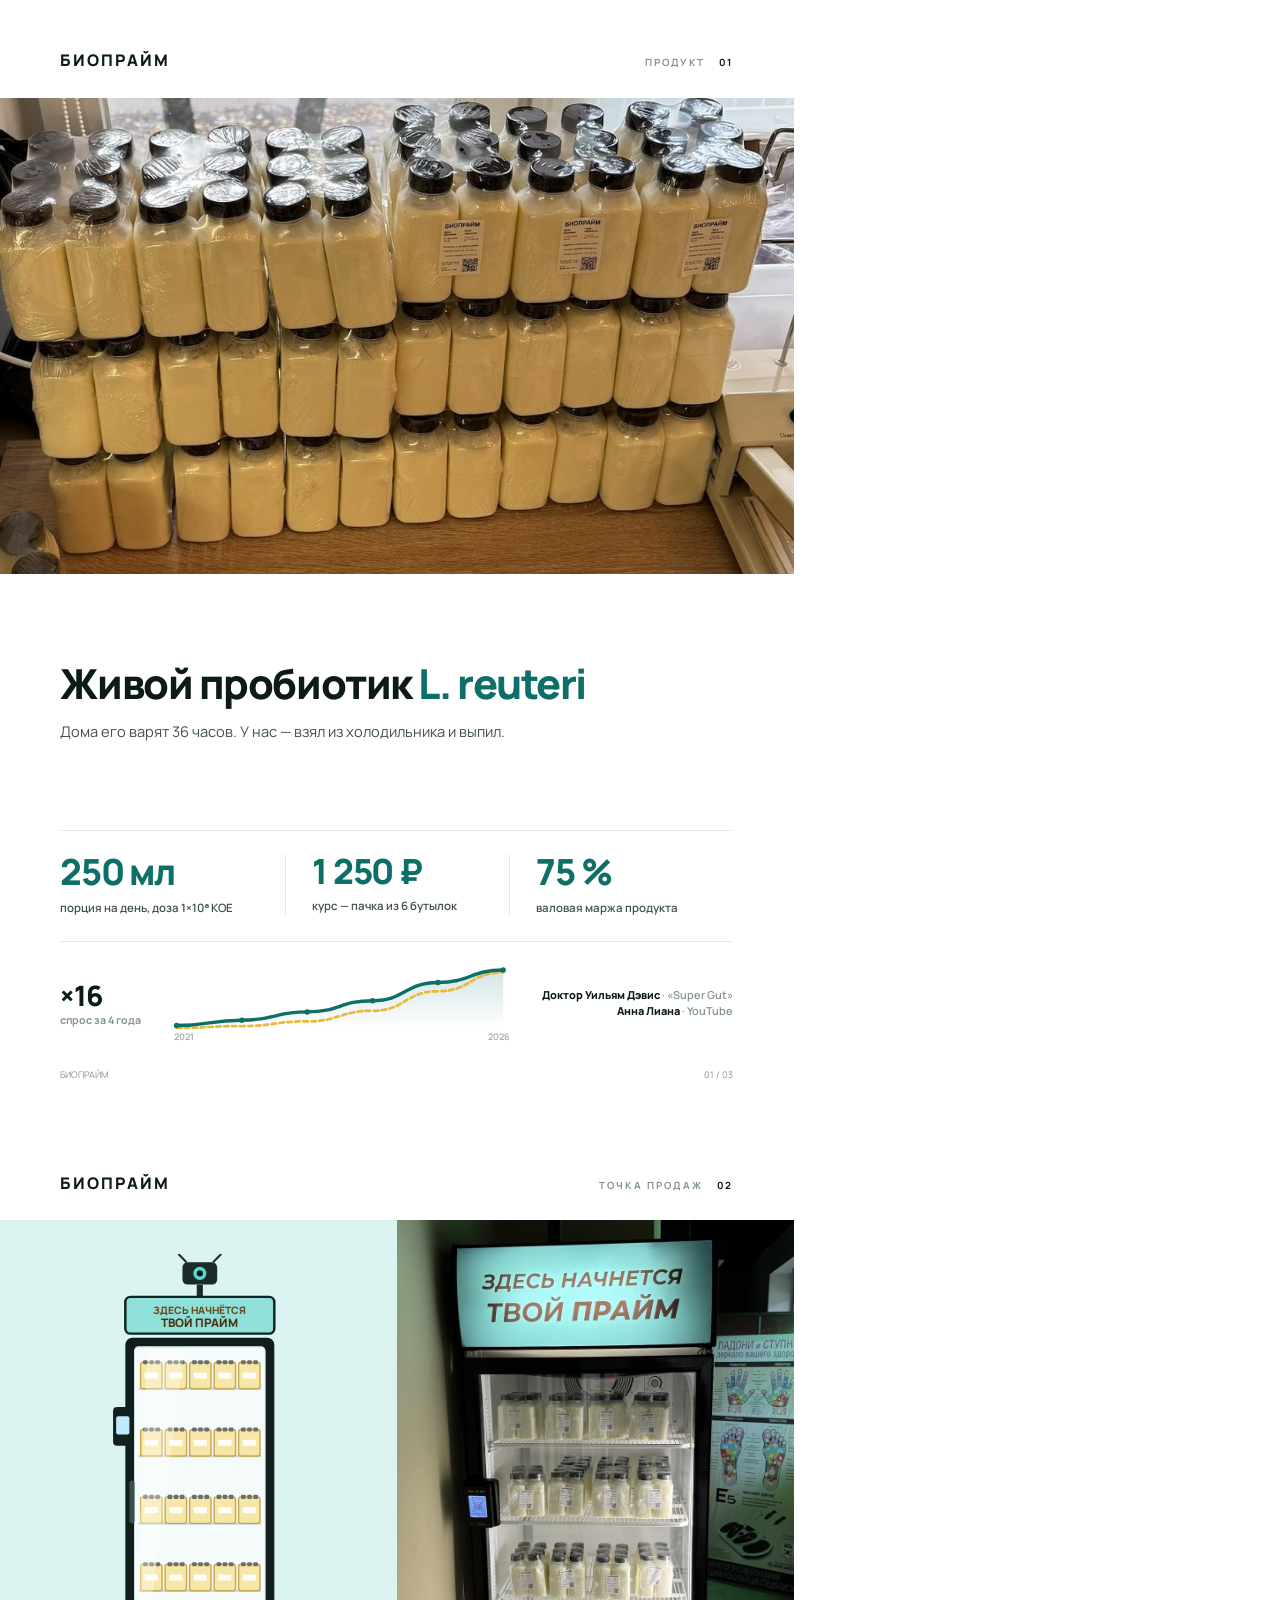
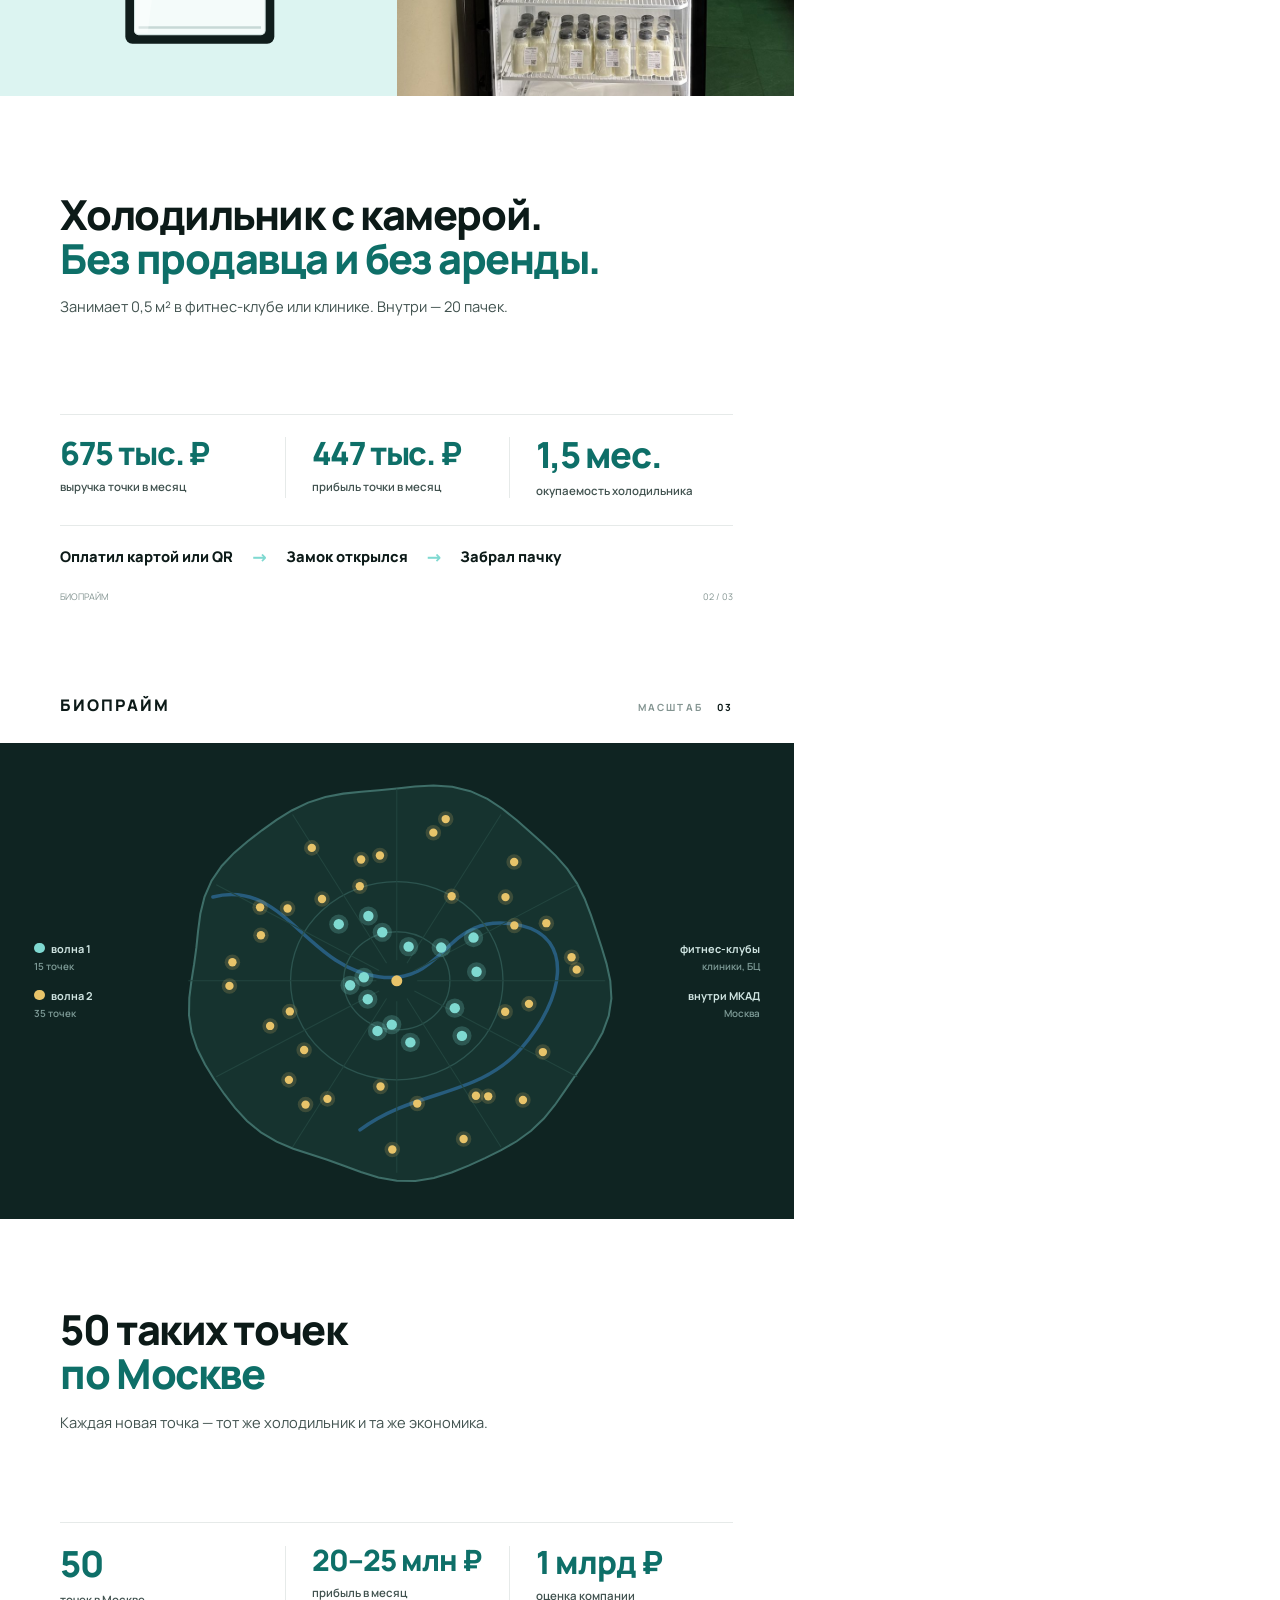
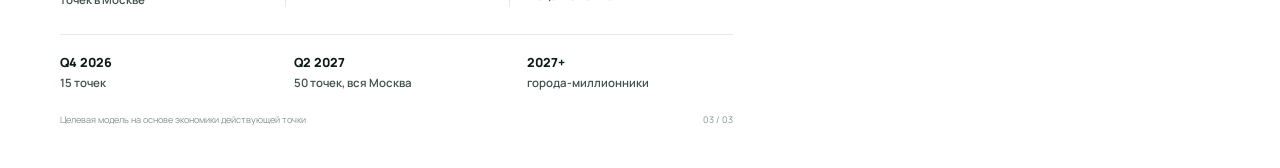
<file: presentation/bioprime.html>
<!DOCTYPE html>
<html lang="ru"><head><meta charset="utf-8">
<title>БИОПРАЙМ — презентация</title>
<link rel="stylesheet" href="fonts/manrope.css">
<style>
:root{--ink:#0C1A18;--ink2:#41524F;--mut:#8394910;--mut:#839491;--mint:#7FD9D1;
  --mint-l:#DCF4F1;--mint-d:#0E6F68;--gold:#E8C46A;--line:#E6EAE9;--dark:#0F2422}
*{box-sizing:border-box;margin:0;padding:0}
@page{size:A4 portrait;margin:0}
html,body{font-family:'Manrope','DejaVu Sans',sans-serif;color:var(--ink);
  -webkit-print-color-adjust:exact;print-color-adjust:exact}
.page{width:210mm;height:297mm;padding:13mm 16mm 11mm;overflow:hidden;background:#fff;
  page-break-after:always;display:flex;flex-direction:column}
.page:last-child{page-break-after:auto}

/* шапка */
.head{display:flex;align-items:baseline;justify-content:space-between;flex:0 0 auto}
.bname{font-weight:800;font-size:12pt;letter-spacing:.14em}
.tag{font-size:7.4pt;letter-spacing:.22em;text-transform:uppercase;color:var(--mut);font-weight:700}
.tag b{color:var(--ink);margin-left:2.6mm}

/* герой — во всю ширину листа */
.hero{margin:7mm -16mm 0;height:126mm;flex:0 0 auto;overflow:hidden;position:relative;
  background:#EFEFEF;display:flex}
.hero img{width:100%;height:100%;object-fit:cover;display:block}
.hero .half{width:50%;height:100%;overflow:hidden;position:relative}
.hero .half.tint{background:var(--mint-l);display:flex;align-items:center;justify-content:center;
  padding:9mm 6mm}
.hero .half.tint svg{height:100%;width:auto;max-width:100%}
.hero.map{background:var(--dark);align-items:center;justify-content:center;padding:3mm 10mm}
.hero.map svg{height:100%;width:auto}
.hero .side{position:absolute;top:0;bottom:0;display:flex;flex-direction:column;
  justify-content:center;gap:4mm;font-size:8.2pt;font-weight:700;color:#CFE4E1}
.hero .side.l{left:9mm}.hero .side.r{right:9mm;text-align:right}
.hero .side i{width:2.8mm;height:2.8mm;border-radius:99px;display:inline-block;margin-right:1.8mm}
.hero .side em{font-style:normal;display:block;color:#7E9B97;font-weight:600;font-size:7.4pt;
  margin-top:.8mm}

.say{flex:1 1 auto;min-height:0;display:flex;flex-direction:column;justify-content:center;
  padding:6mm 0}
h1{font-size:31pt;line-height:1.06;font-weight:800;letter-spacing:-.035em}
h1 em{font-style:normal;color:var(--mint-d)}
.lede{font-size:11pt;color:var(--ink2);line-height:1.35;margin-top:4.5mm;max-width:150mm}

/* цифры без рамок */
.stats{display:grid;grid-template-columns:repeat(3,1fr);flex:0 0 auto;
  border-top:1px solid var(--line);padding-top:6mm}
.stat{padding-left:7mm;padding-right:3mm;border-left:1px solid var(--line)}
.stat:first-child{padding-left:0;border-left:none}
.stat b{display:block;font-size:27pt;font-weight:800;line-height:1;letter-spacing:-.035em;
  color:var(--mint-d);white-space:nowrap}
.stat span{display:block;font-size:8.6pt;color:var(--ink2);margin-top:2.6mm;line-height:1.35;
  font-weight:600}

/* нижняя полоса */
.strip{margin-top:7mm;padding-top:5mm;border-top:1px solid var(--line);flex:0 0 auto;
  display:grid;grid-template-columns:auto 1fr auto;gap:8mm;align-items:center}
.strip .x{font-size:21pt;font-weight:800;line-height:1;color:var(--ink);letter-spacing:-.03em}
.strip .x s{text-decoration:none;display:block;font-size:8pt;color:var(--mut);font-weight:700;
  margin-top:1.4mm;letter-spacing:0}
.ln-w{fill:none;stroke:#0E6F68;stroke-width:3;stroke-linecap:round}
.ln-r{fill:none;stroke:#E8B93F;stroke-width:2.4;stroke-dasharray:4 3;stroke-linecap:round}
.pt-w{fill:#0E6F68}.ar{fill:url(#g1)}
svg text.ax{font-family:'Manrope',sans-serif;font-size:8px;fill:#A8B5B2;font-weight:700}
.who{text-align:right;font-size:8.2pt;font-weight:800;line-height:1.5;white-space:nowrap}
.who i{font-style:normal;color:var(--mut);font-weight:600}
.steps{margin-top:7mm;padding-top:5mm;border-top:1px solid var(--line);flex:0 0 auto;
  display:flex;align-items:center;gap:5mm;font-size:11pt;font-weight:800}
.steps s{text-decoration:none;color:var(--mint);font-size:13pt}
.tl{margin-top:7mm;padding-top:5mm;border-top:1px solid var(--line);flex:0 0 auto;
  display:grid;grid-template-columns:repeat(3,1fr);gap:7mm;font-size:8.6pt;font-weight:600;
  color:var(--ink2)}
.tl b{display:block;font-size:9.4pt;font-weight:800;color:var(--ink);margin-bottom:1.2mm}
.foot{margin-top:6mm;font-size:6.8pt;color:var(--mut);display:flex;justify-content:space-between;
  flex:0 0 auto}

/* карта */
.mk-fill{fill:#16332F}.mk-ring{fill:none;stroke:#3E6E68;stroke-width:2}
.ttk,.sad{fill:none;stroke:#2C544F;stroke-width:1.3}
.radial{stroke:#22453F;stroke-width:1}
.river{fill:none;stroke:#2E6E9E;stroke-width:3.4;stroke-linecap:round;opacity:.7}
.kremlin{fill:#E8C46A}
.dot1{fill:#7FD9D1}.dot1-h{fill:#7FD9D1;opacity:.22}
.dot2{fill:#E8C46A}.dot2-h{fill:#E8C46A;opacity:.18}
</style></head><body>

<!-- ============ 1 ============ -->
<section class="page">
  <div class="head"><div class="bname">БИОПРАЙМ</div>
    <div class="tag">Продукт <b>01</b></div></div>

  <div class="hero"><img src="assets/p_hero_packs.jpg" alt="Партия БИОПРАЙМ"></div>

  <div class="say"><h1>Живой пробиотик <em>L. reuteri</em></h1>
    <p class="lede">Дома его варят 36 часов. У нас — взял из холодильника и выпил.</p></div>

  <div class="stats">
    <div class="stat"><b>250 мл</b><span>порция на день, доза 1×10⁶ КОЕ</span></div>
    <div class="stat"><b style="font-size:26pt">1 250 ₽</b><span>курс — пачка из 6 бутылок</span></div>
    <div class="stat"><b>75 %</b><span>валовая маржа продукта</span></div>
  </div>

  <div class="strip">
    <div class="x">×16<s>спрос за 4 года</s></div>
    <svg viewBox="0 0 300 74" style="width:100%;height:auto">
      <defs><linearGradient id="g1" x1="0" y1="0" x2="0" y2="1">
        <stop offset="0" stop-color="#0E6F68" stop-opacity=".18"/>
        <stop offset="1" stop-color="#0E6F68" stop-opacity="0"/></linearGradient></defs>
      <path class="ar" d="M 4.0 56.9 C 32.8 56.9 32.8 52.2 61.6 52.2 C 90.4 52.2 90.4 44.9 119.2 44.9 C 148.0 44.9 148.0 35.0 176.8 35.0 C 205.6 35.0 205.6 18.9 234.4 18.9 C 263.2 18.9 263.2 8.0 292.0 8.0 L 292.0 60.0 L 4.0 60.0 Z"/><path class="ln-r" d="M 4.0 59.0 C 32.8 59.0 32.8 57.4 61.6 57.4 C 90.4 57.4 90.4 53.2 119.2 53.2 C 148.0 53.2 148.0 43.9 176.8 43.9 C 205.6 43.9 205.6 26.7 234.4 26.7 C 263.2 26.7 263.2 10.1 292.0 10.1"/><path class="ln-w" d="M 4.0 56.9 C 32.8 56.9 32.8 52.2 61.6 52.2 C 90.4 52.2 90.4 44.9 119.2 44.9 C 148.0 44.9 148.0 35.0 176.8 35.0 C 205.6 35.0 205.6 18.9 234.4 18.9 C 263.2 18.9 263.2 8.0 292.0 8.0"/><circle class="pt-w" cx="4.0" cy="56.9" r="2.4"/>
<circle class="pt-w" cx="61.6" cy="52.2" r="2.4"/>
<circle class="pt-w" cx="119.2" cy="44.9" r="2.4"/>
<circle class="pt-w" cx="176.8" cy="35.0" r="2.4"/>
<circle class="pt-w" cx="234.4" cy="18.9" r="2.4"/>
<circle class="pt-w" cx="292.0" cy="8.0" r="2.4"/>
      <text class="ax" x="2" y="70">2021</text>
      <text class="ax" x="298" y="70" text-anchor="end">2026</text>
    </svg>
    <div class="who">Доктор Уильям Дэвис <i>· «Super Gut»</i><br>Анна Лиана <i>· YouTube</i></div>
  </div>

  <div class="foot"><span>БИОПРАЙМ</span><span>01 / 03</span></div>
</section>

<!-- ============ 2 ============ -->
<section class="page">
  <div class="head"><div class="bname">БИОПРАЙМ</div>
    <div class="tag">Точка продаж <b>02</b></div></div>

  <div class="hero">
    <div class="half tint">
      <svg viewBox="0 0 176 400" preserveAspectRatio="xMidYMid meet">
        <rect x="72" y="8" width="34" height="22" rx="5" fill="#1B2B29"/>
        <circle cx="89" cy="19" r="6.4" fill="#5BD6CE"/><circle cx="89" cy="19" r="3" fill="#0B1A19"/>
        <rect x="86" y="30" width="6" height="12" fill="#1B2B29"/>
        <line x1="76" y1="8" x2="68" y2="0" stroke="#1B2B29" stroke-width="2"/>
        <line x1="102" y1="8" x2="110" y2="0" stroke="#1B2B29" stroke-width="2"/>
        <rect x="16" y="42" width="146" height="36" rx="5" fill="#8EE0D9" stroke="#0F2422" stroke-width="2.4"/>
        <text x="89" y="59" text-anchor="middle" font-family="Manrope" font-size="10" font-weight="800" fill="#6A4A22">ЗДЕСЬ НАЧНЁТСЯ</text>
        <text x="89" y="72" text-anchor="middle" font-family="Manrope" font-size="11.5" font-weight="800" fill="#4A3214">ТВОЙ ПРАЙМ</text>
        <rect x="16" y="82" width="146" height="300" rx="7" fill="#101D1C"/>
        <rect x="25" y="91" width="128" height="282" rx="4" fill="#F4FBFA" stroke="#D3E3E1"/>
        <line x1="29" y1="132" x2="149" y2="132" stroke="#C7D8D6" stroke-width="2.4"/>
<rect x="31" y="106" width="21" height="26" rx="2.6" fill="#F6E7A8" stroke="#C9A94E" stroke-width="1.4"/>
<rect x="33.4" y="104" width="4.6" height="4" rx="1.2" fill="#6B6B6B"/>
<rect x="39.4" y="104" width="4.6" height="4" rx="1.2" fill="#6B6B6B"/>
<rect x="45.4" y="104" width="4.6" height="4" rx="1.2" fill="#6B6B6B"/>
<rect x="35.0" y="116" width="13" height="6" rx="1" fill="#fff" opacity=".92"/>
<rect x="55" y="106" width="21" height="26" rx="2.6" fill="#F6E7A8" stroke="#C9A94E" stroke-width="1.4"/>
<rect x="57.4" y="104" width="4.6" height="4" rx="1.2" fill="#6B6B6B"/>
<rect x="63.4" y="104" width="4.6" height="4" rx="1.2" fill="#6B6B6B"/>
<rect x="69.4" y="104" width="4.6" height="4" rx="1.2" fill="#6B6B6B"/>
<rect x="59.0" y="116" width="13" height="6" rx="1" fill="#fff" opacity=".92"/>
<rect x="79" y="106" width="21" height="26" rx="2.6" fill="#F6E7A8" stroke="#C9A94E" stroke-width="1.4"/>
<rect x="81.4" y="104" width="4.6" height="4" rx="1.2" fill="#6B6B6B"/>
<rect x="87.4" y="104" width="4.6" height="4" rx="1.2" fill="#6B6B6B"/>
<rect x="93.4" y="104" width="4.6" height="4" rx="1.2" fill="#6B6B6B"/>
<rect x="83.0" y="116" width="13" height="6" rx="1" fill="#fff" opacity=".92"/>
<rect x="103" y="106" width="21" height="26" rx="2.6" fill="#F6E7A8" stroke="#C9A94E" stroke-width="1.4"/>
<rect x="105.4" y="104" width="4.6" height="4" rx="1.2" fill="#6B6B6B"/>
<rect x="111.4" y="104" width="4.6" height="4" rx="1.2" fill="#6B6B6B"/>
<rect x="117.4" y="104" width="4.6" height="4" rx="1.2" fill="#6B6B6B"/>
<rect x="107.0" y="116" width="13" height="6" rx="1" fill="#fff" opacity=".92"/>
<rect x="127" y="106" width="21" height="26" rx="2.6" fill="#F6E7A8" stroke="#C9A94E" stroke-width="1.4"/>
<rect x="129.4" y="104" width="4.6" height="4" rx="1.2" fill="#6B6B6B"/>
<rect x="135.4" y="104" width="4.6" height="4" rx="1.2" fill="#6B6B6B"/>
<rect x="141.4" y="104" width="4.6" height="4" rx="1.2" fill="#6B6B6B"/>
<rect x="131.0" y="116" width="13" height="6" rx="1" fill="#fff" opacity=".92"/>
<line x1="29" y1="198" x2="149" y2="198" stroke="#C7D8D6" stroke-width="2.4"/>
<rect x="31" y="172" width="21" height="26" rx="2.6" fill="#F6E7A8" stroke="#C9A94E" stroke-width="1.4"/>
<rect x="33.4" y="170" width="4.6" height="4" rx="1.2" fill="#6B6B6B"/>
<rect x="39.4" y="170" width="4.6" height="4" rx="1.2" fill="#6B6B6B"/>
<rect x="45.4" y="170" width="4.6" height="4" rx="1.2" fill="#6B6B6B"/>
<rect x="35.0" y="182" width="13" height="6" rx="1" fill="#fff" opacity=".92"/>
<rect x="55" y="172" width="21" height="26" rx="2.6" fill="#F6E7A8" stroke="#C9A94E" stroke-width="1.4"/>
<rect x="57.4" y="170" width="4.6" height="4" rx="1.2" fill="#6B6B6B"/>
<rect x="63.4" y="170" width="4.6" height="4" rx="1.2" fill="#6B6B6B"/>
<rect x="69.4" y="170" width="4.6" height="4" rx="1.2" fill="#6B6B6B"/>
<rect x="59.0" y="182" width="13" height="6" rx="1" fill="#fff" opacity=".92"/>
<rect x="79" y="172" width="21" height="26" rx="2.6" fill="#F6E7A8" stroke="#C9A94E" stroke-width="1.4"/>
<rect x="81.4" y="170" width="4.6" height="4" rx="1.2" fill="#6B6B6B"/>
<rect x="87.4" y="170" width="4.6" height="4" rx="1.2" fill="#6B6B6B"/>
<rect x="93.4" y="170" width="4.6" height="4" rx="1.2" fill="#6B6B6B"/>
<rect x="83.0" y="182" width="13" height="6" rx="1" fill="#fff" opacity=".92"/>
<rect x="103" y="172" width="21" height="26" rx="2.6" fill="#F6E7A8" stroke="#C9A94E" stroke-width="1.4"/>
<rect x="105.4" y="170" width="4.6" height="4" rx="1.2" fill="#6B6B6B"/>
<rect x="111.4" y="170" width="4.6" height="4" rx="1.2" fill="#6B6B6B"/>
<rect x="117.4" y="170" width="4.6" height="4" rx="1.2" fill="#6B6B6B"/>
<rect x="107.0" y="182" width="13" height="6" rx="1" fill="#fff" opacity=".92"/>
<rect x="127" y="172" width="21" height="26" rx="2.6" fill="#F6E7A8" stroke="#C9A94E" stroke-width="1.4"/>
<rect x="129.4" y="170" width="4.6" height="4" rx="1.2" fill="#6B6B6B"/>
<rect x="135.4" y="170" width="4.6" height="4" rx="1.2" fill="#6B6B6B"/>
<rect x="141.4" y="170" width="4.6" height="4" rx="1.2" fill="#6B6B6B"/>
<rect x="131.0" y="182" width="13" height="6" rx="1" fill="#fff" opacity=".92"/>
<line x1="29" y1="264" x2="149" y2="264" stroke="#C7D8D6" stroke-width="2.4"/>
<rect x="31" y="238" width="21" height="26" rx="2.6" fill="#F6E7A8" stroke="#C9A94E" stroke-width="1.4"/>
<rect x="33.4" y="236" width="4.6" height="4" rx="1.2" fill="#6B6B6B"/>
<rect x="39.4" y="236" width="4.6" height="4" rx="1.2" fill="#6B6B6B"/>
<rect x="45.4" y="236" width="4.6" height="4" rx="1.2" fill="#6B6B6B"/>
<rect x="35.0" y="248" width="13" height="6" rx="1" fill="#fff" opacity=".92"/>
<rect x="55" y="238" width="21" height="26" rx="2.6" fill="#F6E7A8" stroke="#C9A94E" stroke-width="1.4"/>
<rect x="57.4" y="236" width="4.6" height="4" rx="1.2" fill="#6B6B6B"/>
<rect x="63.4" y="236" width="4.6" height="4" rx="1.2" fill="#6B6B6B"/>
<rect x="69.4" y="236" width="4.6" height="4" rx="1.2" fill="#6B6B6B"/>
<rect x="59.0" y="248" width="13" height="6" rx="1" fill="#fff" opacity=".92"/>
<rect x="79" y="238" width="21" height="26" rx="2.6" fill="#F6E7A8" stroke="#C9A94E" stroke-width="1.4"/>
<rect x="81.4" y="236" width="4.6" height="4" rx="1.2" fill="#6B6B6B"/>
<rect x="87.4" y="236" width="4.6" height="4" rx="1.2" fill="#6B6B6B"/>
<rect x="93.4" y="236" width="4.6" height="4" rx="1.2" fill="#6B6B6B"/>
<rect x="83.0" y="248" width="13" height="6" rx="1" fill="#fff" opacity=".92"/>
<rect x="103" y="238" width="21" height="26" rx="2.6" fill="#F6E7A8" stroke="#C9A94E" stroke-width="1.4"/>
<rect x="105.4" y="236" width="4.6" height="4" rx="1.2" fill="#6B6B6B"/>
<rect x="111.4" y="236" width="4.6" height="4" rx="1.2" fill="#6B6B6B"/>
<rect x="117.4" y="236" width="4.6" height="4" rx="1.2" fill="#6B6B6B"/>
<rect x="107.0" y="248" width="13" height="6" rx="1" fill="#fff" opacity=".92"/>
<rect x="127" y="238" width="21" height="26" rx="2.6" fill="#F6E7A8" stroke="#C9A94E" stroke-width="1.4"/>
<rect x="129.4" y="236" width="4.6" height="4" rx="1.2" fill="#6B6B6B"/>
<rect x="135.4" y="236" width="4.6" height="4" rx="1.2" fill="#6B6B6B"/>
<rect x="141.4" y="236" width="4.6" height="4" rx="1.2" fill="#6B6B6B"/>
<rect x="131.0" y="248" width="13" height="6" rx="1" fill="#fff" opacity=".92"/>
<line x1="29" y1="330" x2="149" y2="330" stroke="#C7D8D6" stroke-width="2.4"/>
<rect x="31" y="304" width="21" height="26" rx="2.6" fill="#F6E7A8" stroke="#C9A94E" stroke-width="1.4"/>
<rect x="33.4" y="302" width="4.6" height="4" rx="1.2" fill="#6B6B6B"/>
<rect x="39.4" y="302" width="4.6" height="4" rx="1.2" fill="#6B6B6B"/>
<rect x="45.4" y="302" width="4.6" height="4" rx="1.2" fill="#6B6B6B"/>
<rect x="35.0" y="314" width="13" height="6" rx="1" fill="#fff" opacity=".92"/>
<rect x="55" y="304" width="21" height="26" rx="2.6" fill="#F6E7A8" stroke="#C9A94E" stroke-width="1.4"/>
<rect x="57.4" y="302" width="4.6" height="4" rx="1.2" fill="#6B6B6B"/>
<rect x="63.4" y="302" width="4.6" height="4" rx="1.2" fill="#6B6B6B"/>
<rect x="69.4" y="302" width="4.6" height="4" rx="1.2" fill="#6B6B6B"/>
<rect x="59.0" y="314" width="13" height="6" rx="1" fill="#fff" opacity=".92"/>
<rect x="79" y="304" width="21" height="26" rx="2.6" fill="#F6E7A8" stroke="#C9A94E" stroke-width="1.4"/>
<rect x="81.4" y="302" width="4.6" height="4" rx="1.2" fill="#6B6B6B"/>
<rect x="87.4" y="302" width="4.6" height="4" rx="1.2" fill="#6B6B6B"/>
<rect x="93.4" y="302" width="4.6" height="4" rx="1.2" fill="#6B6B6B"/>
<rect x="83.0" y="314" width="13" height="6" rx="1" fill="#fff" opacity=".92"/>
<rect x="103" y="304" width="21" height="26" rx="2.6" fill="#F6E7A8" stroke="#C9A94E" stroke-width="1.4"/>
<rect x="105.4" y="302" width="4.6" height="4" rx="1.2" fill="#6B6B6B"/>
<rect x="111.4" y="302" width="4.6" height="4" rx="1.2" fill="#6B6B6B"/>
<rect x="117.4" y="302" width="4.6" height="4" rx="1.2" fill="#6B6B6B"/>
<rect x="107.0" y="314" width="13" height="6" rx="1" fill="#fff" opacity=".92"/>
<rect x="127" y="304" width="21" height="26" rx="2.6" fill="#F6E7A8" stroke="#C9A94E" stroke-width="1.4"/>
<rect x="129.4" y="302" width="4.6" height="4" rx="1.2" fill="#6B6B6B"/>
<rect x="135.4" y="302" width="4.6" height="4" rx="1.2" fill="#6B6B6B"/>
<rect x="141.4" y="302" width="4.6" height="4" rx="1.2" fill="#6B6B6B"/>
<rect x="131.0" y="314" width="13" height="6" rx="1" fill="#fff" opacity=".92"/>
<line x1="29" y1="366" x2="149" y2="366" stroke="#C7D8D6" stroke-width="2.4"/>
        <path d="M 38 93 L 74 93 L 38 371 L 25 371 Z" fill="#fff" opacity=".32"/>
        <rect x="4" y="150" width="19" height="38" rx="4" fill="#12211F"/>
        <rect x="7" y="159" width="13" height="18" rx="2" fill="#BFE9FF"/>
        <rect x="20" y="222" width="5" height="42" rx="2.5" fill="#3B4F4C"/>
      </svg>
    </div>
    <div class="half"><img src="assets/p_fridge_cam.jpg" alt="Точка БИОПРАЙМ"
      style="object-position:38% 40%"></div>
  </div>

  <div class="say"><h1>Холодильник с камерой.<br><em>Без продавца и без аренды.</em></h1>
    <p class="lede">Занимает 0,5 м² в фитнес-клубе или клинике. Внутри — 20 пачек.</p></div>

  <div class="stats">
    <div class="stat"><b style="font-size:24pt">675 тыс. ₽</b><span>выручка точки в месяц</span></div>
    <div class="stat"><b style="font-size:24pt">447 тыс. ₽</b><span>прибыль точки в месяц</span></div>
    <div class="stat"><b>1,5 мес.</b><span>окупаемость холодильника</span></div>
  </div>

  <div class="steps"><span>Оплатил картой или QR</span><s>→</s><span>Замок открылся</span>
    <s>→</s><span>Забрал пачку</span></div>

  <div class="foot"><span>БИОПРАЙМ</span><span>02 / 03</span></div>
</section>

<!-- ============ 3 ============ -->
<section class="page">
  <div class="head"><div class="bname">БИОПРАЙМ</div>
    <div class="tag">Масштаб <b>03</b></div></div>

  <div class="hero map">
    <div class="side l"><span><i style="background:#7FD9D1"></i>волна 1<em>15 точек</em></span>
      <span><i style="background:#E8C46A"></i>волна 2<em>35 точек</em></span></div>
    <svg viewBox="28 28 444 444" preserveAspectRatio="xMidYMid meet"><path d="M 459.0 250.0 L 460.1 267.2 L 457.5 284.3 L 451.5 300.6 L 443.0 315.8 L 433.4 330.1 L 423.8 344.0 L 414.4 357.8 L 404.8 371.6 L 394.0 384.9 L 381.5 396.8 L 367.4 407.1 L 352.2 415.8 L 336.4 423.6 L 320.3 430.9 L 303.7 437.7 L 286.3 443.1 L 268.3 446.0 L 250.0 445.8 L 232.0 442.5 L 214.8 437.1 L 198.2 431.0 L 181.9 425.2 L 165.4 419.9 L 148.7 414.4 L 132.3 407.4 L 117.0 398.4 L 103.4 387.3 L 91.6 374.5 L 81.1 360.8 L 71.3 346.6 L 62.3 332.0 L 54.6 316.6 L 49.1 300.4 L 46.6 283.6 L 46.9 266.6 L 49.0 250.0 L 51.6 233.7 L 53.8 217.6 L 55.5 201.2 L 57.7 184.4 L 61.8 167.8 L 68.7 152.0 L 78.6 137.6 L 90.7 124.8 L 104.1 113.4 L 118.0 102.7 L 132.3 92.5 L 147.2 83.3 L 163.2 75.6 L 180.1 70.1 L 197.6 66.8 L 215.2 64.9 L 232.6 63.5 L 250.0 61.8 L 267.8 59.9 L 286.0 58.9 L 304.3 60.1 L 322.1 64.4 L 338.7 71.9 L 353.7 81.8 L 367.5 92.9 L 380.5 104.3 L 393.3 115.8 L 405.7 127.7 L 416.9 140.5 L 426.4 154.6 L 433.9 169.7 L 439.9 185.3 L 445.2 201.0 L 450.4 216.9 L 455.3 233.2 Z" class="mk-fill"/>
<path d="M 459.0 250.0 L 460.1 267.2 L 457.5 284.3 L 451.5 300.6 L 443.0 315.8 L 433.4 330.1 L 423.8 344.0 L 414.4 357.8 L 404.8 371.6 L 394.0 384.9 L 381.5 396.8 L 367.4 407.1 L 352.2 415.8 L 336.4 423.6 L 320.3 430.9 L 303.7 437.7 L 286.3 443.1 L 268.3 446.0 L 250.0 445.8 L 232.0 442.5 L 214.8 437.1 L 198.2 431.0 L 181.9 425.2 L 165.4 419.9 L 148.7 414.4 L 132.3 407.4 L 117.0 398.4 L 103.4 387.3 L 91.6 374.5 L 81.1 360.8 L 71.3 346.6 L 62.3 332.0 L 54.6 316.6 L 49.1 300.4 L 46.6 283.6 L 46.9 266.6 L 49.0 250.0 L 51.6 233.7 L 53.8 217.6 L 55.5 201.2 L 57.7 184.4 L 61.8 167.8 L 68.7 152.0 L 78.6 137.6 L 90.7 124.8 L 104.1 113.4 L 118.0 102.7 L 132.3 92.5 L 147.2 83.3 L 163.2 75.6 L 180.1 70.1 L 197.6 66.8 L 215.2 64.9 L 232.6 63.5 L 250.0 61.8 L 267.8 59.9 L 286.0 58.9 L 304.3 60.1 L 322.1 64.4 L 338.7 71.9 L 353.7 81.8 L 367.5 92.9 L 380.5 104.3 L 393.3 115.8 L 405.7 127.7 L 416.9 140.5 L 426.4 154.6 L 433.9 169.7 L 439.9 185.3 L 445.2 201.0 L 450.4 216.9 L 455.3 233.2 Z" class="mk-ring"/>
<path class="river" d="M 70 168 C 140 150 160 236 232 246 C 300 256 296 178 372 196 C 424 208 414 268 372 316 C 330 364 268 356 214 396"/>
<ellipse cx="250" cy="250" rx="104" ry="97" class="ttk"/>
<ellipse cx="250" cy="250" rx="52" ry="48" class="sad"/>
<line class="radial" x1="270.0" y1="250.0" x2="454.0" y2="250.0"/>
<line class="radial" x1="267.3" y1="260.0" x2="426.7" y2="344.0"/>
<line class="radial" x1="260.0" y1="267.3" x2="352.0" y2="412.8"/>
<line class="radial" x1="250.0" y1="270.0" x2="250.0" y2="438.0"/>
<line class="radial" x1="240.0" y1="267.3" x2="148.0" y2="412.8"/>
<line class="radial" x1="232.7" y1="260.0" x2="73.3" y2="344.0"/>
<line class="radial" x1="230.0" y1="250.0" x2="46.0" y2="250.0"/>
<line class="radial" x1="232.7" y1="240.0" x2="73.3" y2="156.0"/>
<line class="radial" x1="240.0" y1="232.7" x2="148.0" y2="87.2"/>
<line class="radial" x1="250.0" y1="230.0" x2="250.0" y2="62.0"/>
<line class="radial" x1="260.0" y1="232.7" x2="352.0" y2="87.2"/>
<line class="radial" x1="267.3" y1="240.0" x2="426.7" y2="156.0"/>
<circle cx="250" cy="250" r="5.4" class="kremlin"/>
<circle cx="426.1" cy="239.1" r="7.6" class="dot2-h"/><circle cx="426.1" cy="239.1" r="4.1" class="dot2"/>
<circle cx="379.4" cy="272.6" r="7.6" class="dot2-h"/><circle cx="379.4" cy="272.6" r="4.1" class="dot2"/>
<circle cx="356.1" cy="280.3" r="7.6" class="dot2-h"/><circle cx="356.1" cy="280.3" r="4.1" class="dot2"/>
<circle cx="393.0" cy="319.8" r="7.6" class="dot2-h"/><circle cx="393.0" cy="319.8" r="4.1" class="dot2"/>
<circle cx="373.5" cy="366.7" r="7.6" class="dot2-h"/><circle cx="373.5" cy="366.7" r="4.1" class="dot2"/>
<circle cx="339.5" cy="363.1" r="7.6" class="dot2-h"/><circle cx="339.5" cy="363.1" r="4.1" class="dot2"/>
<circle cx="327.5" cy="362.5" r="7.6" class="dot2-h"/><circle cx="327.5" cy="362.5" r="4.1" class="dot2"/>
<circle cx="315.4" cy="404.9" r="7.6" class="dot2-h"/><circle cx="315.4" cy="404.9" r="4.1" class="dot2"/>
<circle cx="270.0" cy="370.2" r="7.6" class="dot2-h"/><circle cx="270.0" cy="370.2" r="4.1" class="dot2"/>
<circle cx="245.6" cy="415.1" r="7.6" class="dot2-h"/><circle cx="245.6" cy="415.1" r="4.1" class="dot2"/>
<circle cx="234.1" cy="353.5" r="7.6" class="dot2-h"/><circle cx="234.1" cy="353.5" r="4.1" class="dot2"/>
<circle cx="182.1" cy="365.6" r="7.6" class="dot2-h"/><circle cx="182.1" cy="365.6" r="4.1" class="dot2"/>
<circle cx="160.7" cy="371.2" r="7.6" class="dot2-h"/><circle cx="160.7" cy="371.2" r="4.1" class="dot2"/>
<circle cx="144.4" cy="347.0" r="7.6" class="dot2-h"/><circle cx="144.4" cy="347.0" r="4.1" class="dot2"/>
<circle cx="159.3" cy="317.8" r="7.6" class="dot2-h"/><circle cx="159.3" cy="317.8" r="4.1" class="dot2"/>
<circle cx="126.0" cy="294.2" r="7.6" class="dot2-h"/><circle cx="126.0" cy="294.2" r="4.1" class="dot2"/>
<circle cx="145.3" cy="280.0" r="7.6" class="dot2-h"/><circle cx="145.3" cy="280.0" r="4.1" class="dot2"/>
<circle cx="86.2" cy="255.0" r="7.6" class="dot2-h"/><circle cx="86.2" cy="255.0" r="4.1" class="dot2"/>
<circle cx="89.1" cy="231.9" r="7.6" class="dot2-h"/><circle cx="89.1" cy="231.9" r="4.1" class="dot2"/>
<circle cx="117.0" cy="205.4" r="7.6" class="dot2-h"/><circle cx="117.0" cy="205.4" r="4.1" class="dot2"/>
<circle cx="116.2" cy="178.1" r="7.6" class="dot2-h"/><circle cx="116.2" cy="178.1" r="4.1" class="dot2"/>
<circle cx="143.1" cy="179.3" r="7.6" class="dot2-h"/><circle cx="143.1" cy="179.3" r="4.1" class="dot2"/>
<circle cx="176.8" cy="169.9" r="7.6" class="dot2-h"/><circle cx="176.8" cy="169.9" r="4.1" class="dot2"/>
<circle cx="166.8" cy="119.9" r="7.6" class="dot2-h"/><circle cx="166.8" cy="119.9" r="4.1" class="dot2"/>
<circle cx="213.8" cy="157.5" r="7.6" class="dot2-h"/><circle cx="213.8" cy="157.5" r="4.1" class="dot2"/>
<circle cx="215.1" cy="131.3" r="7.6" class="dot2-h"/><circle cx="215.1" cy="131.3" r="4.1" class="dot2"/>
<circle cx="233.5" cy="127.3" r="7.6" class="dot2-h"/><circle cx="233.5" cy="127.3" r="4.1" class="dot2"/>
<circle cx="285.8" cy="105.0" r="7.6" class="dot2-h"/><circle cx="285.8" cy="105.0" r="4.1" class="dot2"/>
<circle cx="297.9" cy="91.7" r="7.6" class="dot2-h"/><circle cx="297.9" cy="91.7" r="4.1" class="dot2"/>
<circle cx="303.7" cy="167.2" r="7.6" class="dot2-h"/><circle cx="303.7" cy="167.2" r="4.1" class="dot2"/>
<circle cx="364.9" cy="133.7" r="7.6" class="dot2-h"/><circle cx="364.9" cy="133.7" r="4.1" class="dot2"/>
<circle cx="356.4" cy="168.1" r="7.6" class="dot2-h"/><circle cx="356.4" cy="168.1" r="4.1" class="dot2"/>
<circle cx="365.1" cy="195.8" r="7.6" class="dot2-h"/><circle cx="365.1" cy="195.8" r="4.1" class="dot2"/>
<circle cx="396.4" cy="193.6" r="7.6" class="dot2-h"/><circle cx="396.4" cy="193.6" r="4.1" class="dot2"/>
<circle cx="421.1" cy="227.0" r="7.6" class="dot2-h"/><circle cx="421.1" cy="227.0" r="4.1" class="dot2"/>
<circle cx="328.1" cy="241.2" r="9.4" class="dot1-h"/><circle cx="328.1" cy="241.2" r="5.1" class="dot1"/>
<circle cx="306.8" cy="276.8" r="9.4" class="dot1-h"/><circle cx="306.8" cy="276.8" r="5.1" class="dot1"/>
<circle cx="313.8" cy="303.9" r="9.4" class="dot1-h"/><circle cx="313.8" cy="303.9" r="5.1" class="dot1"/>
<circle cx="263.3" cy="310.3" r="9.4" class="dot1-h"/><circle cx="263.3" cy="310.3" r="5.1" class="dot1"/>
<circle cx="245.1" cy="292.9" r="9.4" class="dot1-h"/><circle cx="245.1" cy="292.9" r="5.1" class="dot1"/>
<circle cx="231.1" cy="299.1" r="9.4" class="dot1-h"/><circle cx="231.1" cy="299.1" r="5.1" class="dot1"/>
<circle cx="221.6" cy="268.0" r="9.4" class="dot1-h"/><circle cx="221.6" cy="268.0" r="5.1" class="dot1"/>
<circle cx="204.3" cy="254.4" r="9.4" class="dot1-h"/><circle cx="204.3" cy="254.4" r="5.1" class="dot1"/>
<circle cx="217.8" cy="246.6" r="9.4" class="dot1-h"/><circle cx="217.8" cy="246.6" r="5.1" class="dot1"/>
<circle cx="193.2" cy="194.6" r="9.4" class="dot1-h"/><circle cx="193.2" cy="194.6" r="5.1" class="dot1"/>
<circle cx="222.2" cy="186.6" r="9.4" class="dot1-h"/><circle cx="222.2" cy="186.6" r="5.1" class="dot1"/>
<circle cx="235.8" cy="202.5" r="9.4" class="dot1-h"/><circle cx="235.8" cy="202.5" r="5.1" class="dot1"/>
<circle cx="261.6" cy="216.6" r="9.4" class="dot1-h"/><circle cx="261.6" cy="216.6" r="5.1" class="dot1"/>
<circle cx="293.5" cy="217.5" r="9.4" class="dot1-h"/><circle cx="293.5" cy="217.5" r="5.1" class="dot1"/>
<circle cx="325.1" cy="207.7" r="9.4" class="dot1-h"/><circle cx="325.1" cy="207.7" r="5.1" class="dot1"/></svg>
    <div class="side r"><span>фитнес-клубы<em>клиники, БЦ</em></span>
      <span>внутри МКАД<em>Москва</em></span></div>
  </div>

  <div class="say"><h1>50 таких точек<br><em>по Москве</em></h1>
    <p class="lede">Каждая новая точка — тот же холодильник и та же экономика.</p></div>

  <div class="stats">
    <div class="stat"><b>50</b><span>точек в Москве</span></div>
    <div class="stat"><b style="font-size:22pt">20–25 млн ₽</b><span>прибыль в месяц</span></div>
    <div class="stat"><b style="font-size:24pt">1 млрд ₽</b><span>оценка компании</span></div>
  </div>

  <div class="tl">
    <div><b>Q4 2026</b>15 точек</div>
    <div><b>Q2 2027</b>50 точек, вся Москва</div>
    <div><b>2027+</b>города-миллионники</div>
  </div>

  <div class="foot"><span>Целевая модель на основе экономики действующей точки</span>
    <span>03 / 03</span></div>
</section>
</body></html>
</file>
<file: presentation/fonts/manrope.css>
/* cyrillic-ext */
@font-face {
  font-family: 'Manrope';
  font-style: normal;
  font-weight: 400;
  font-display: swap;
  src: url(md5ba1fbb.woff2) format('woff2');
  unicode-range: U+0460-052F, U+1C80-1C8A, U+20B4, U+2DE0-2DFF, U+A640-A69F, U+FE2E-FE2F;
}
/* cyrillic */
@font-face {
  font-family: 'Manrope';
  font-style: normal;
  font-weight: 400;
  font-display: swap;
  src: url(m7a959399.woff2) format('woff2');
  unicode-range: U+0301, U+0400-045F, U+0490-0491, U+04B0-04B1, U+2116;
}
/* greek */
@font-face {
  font-family: 'Manrope';
  font-style: normal;
  font-weight: 400;
  font-display: swap;
  src: url(m58393e8e.woff2) format('woff2');
  unicode-range: U+0370-0377, U+037A-037F, U+0384-038A, U+038C, U+038E-03A1, U+03A3-03FF;
}
/* vietnamese */
@font-face {
  font-family: 'Manrope';
  font-style: normal;
  font-weight: 400;
  font-display: swap;
  src: url(m1ddb8220.woff2) format('woff2');
  unicode-range: U+0102-0103, U+0110-0111, U+0128-0129, U+0168-0169, U+01A0-01A1, U+01AF-01B0, U+0300-0301, U+0303-0304, U+0308-0309, U+0323, U+0329, U+1EA0-1EF9, U+20AB;
}
/* latin-ext */
@font-face {
  font-family: 'Manrope';
  font-style: normal;
  font-weight: 400;
  font-display: swap;
  src: url(m8ef56346.woff2) format('woff2');
  unicode-range: U+0100-02BA, U+02BD-02C5, U+02C7-02CC, U+02CE-02D7, U+02DD-02FF, U+0304, U+0308, U+0329, U+1D00-1DBF, U+1E00-1E9F, U+1EF2-1EFF, U+2020, U+20A0-20AB, U+20AD-20C0, U+2113, U+2C60-2C7F, U+A720-A7FF;
}
/* latin */
@font-face {
  font-family: 'Manrope';
  font-style: normal;
  font-weight: 400;
  font-display: swap;
  src: url(mbc195448.woff2) format('woff2');
  unicode-range: U+0000-00FF, U+0131, U+0152-0153, U+02BB-02BC, U+02C6, U+02DA, U+02DC, U+0304, U+0308, U+0329, U+2000-206F, U+20AC, U+2122, U+2191, U+2193, U+2212, U+2215, U+FEFF, U+FFFD;
}
/* cyrillic-ext */
@font-face {
  font-family: 'Manrope';
  font-style: normal;
  font-weight: 500;
  font-display: swap;
  src: url(md5ba1fbb.woff2) format('woff2');
  unicode-range: U+0460-052F, U+1C80-1C8A, U+20B4, U+2DE0-2DFF, U+A640-A69F, U+FE2E-FE2F;
}
/* cyrillic */
@font-face {
  font-family: 'Manrope';
  font-style: normal;
  font-weight: 500;
  font-display: swap;
  src: url(m7a959399.woff2) format('woff2');
  unicode-range: U+0301, U+0400-045F, U+0490-0491, U+04B0-04B1, U+2116;
}
/* greek */
@font-face {
  font-family: 'Manrope';
  font-style: normal;
  font-weight: 500;
  font-display: swap;
  src: url(m58393e8e.woff2) format('woff2');
  unicode-range: U+0370-0377, U+037A-037F, U+0384-038A, U+038C, U+038E-03A1, U+03A3-03FF;
}
/* vietnamese */
@font-face {
  font-family: 'Manrope';
  font-style: normal;
  font-weight: 500;
  font-display: swap;
  src: url(m1ddb8220.woff2) format('woff2');
  unicode-range: U+0102-0103, U+0110-0111, U+0128-0129, U+0168-0169, U+01A0-01A1, U+01AF-01B0, U+0300-0301, U+0303-0304, U+0308-0309, U+0323, U+0329, U+1EA0-1EF9, U+20AB;
}
/* latin-ext */
@font-face {
  font-family: 'Manrope';
  font-style: normal;
  font-weight: 500;
  font-display: swap;
  src: url(m8ef56346.woff2) format('woff2');
  unicode-range: U+0100-02BA, U+02BD-02C5, U+02C7-02CC, U+02CE-02D7, U+02DD-02FF, U+0304, U+0308, U+0329, U+1D00-1DBF, U+1E00-1E9F, U+1EF2-1EFF, U+2020, U+20A0-20AB, U+20AD-20C0, U+2113, U+2C60-2C7F, U+A720-A7FF;
}
/* latin */
@font-face {
  font-family: 'Manrope';
  font-style: normal;
  font-weight: 500;
  font-display: swap;
  src: url(mbc195448.woff2) format('woff2');
  unicode-range: U+0000-00FF, U+0131, U+0152-0153, U+02BB-02BC, U+02C6, U+02DA, U+02DC, U+0304, U+0308, U+0329, U+2000-206F, U+20AC, U+2122, U+2191, U+2193, U+2212, U+2215, U+FEFF, U+FFFD;
}
/* cyrillic-ext */
@font-face {
  font-family: 'Manrope';
  font-style: normal;
  font-weight: 600;
  font-display: swap;
  src: url(md5ba1fbb.woff2) format('woff2');
  unicode-range: U+0460-052F, U+1C80-1C8A, U+20B4, U+2DE0-2DFF, U+A640-A69F, U+FE2E-FE2F;
}
/* cyrillic */
@font-face {
  font-family: 'Manrope';
  font-style: normal;
  font-weight: 600;
  font-display: swap;
  src: url(m7a959399.woff2) format('woff2');
  unicode-range: U+0301, U+0400-045F, U+0490-0491, U+04B0-04B1, U+2116;
}
/* greek */
@font-face {
  font-family: 'Manrope';
  font-style: normal;
  font-weight: 600;
  font-display: swap;
  src: url(m58393e8e.woff2) format('woff2');
  unicode-range: U+0370-0377, U+037A-037F, U+0384-038A, U+038C, U+038E-03A1, U+03A3-03FF;
}
/* vietnamese */
@font-face {
  font-family: 'Manrope';
  font-style: normal;
  font-weight: 600;
  font-display: swap;
  src: url(m1ddb8220.woff2) format('woff2');
  unicode-range: U+0102-0103, U+0110-0111, U+0128-0129, U+0168-0169, U+01A0-01A1, U+01AF-01B0, U+0300-0301, U+0303-0304, U+0308-0309, U+0323, U+0329, U+1EA0-1EF9, U+20AB;
}
/* latin-ext */
@font-face {
  font-family: 'Manrope';
  font-style: normal;
  font-weight: 600;
  font-display: swap;
  src: url(m8ef56346.woff2) format('woff2');
  unicode-range: U+0100-02BA, U+02BD-02C5, U+02C7-02CC, U+02CE-02D7, U+02DD-02FF, U+0304, U+0308, U+0329, U+1D00-1DBF, U+1E00-1E9F, U+1EF2-1EFF, U+2020, U+20A0-20AB, U+20AD-20C0, U+2113, U+2C60-2C7F, U+A720-A7FF;
}
/* latin */
@font-face {
  font-family: 'Manrope';
  font-style: normal;
  font-weight: 600;
  font-display: swap;
  src: url(mbc195448.woff2) format('woff2');
  unicode-range: U+0000-00FF, U+0131, U+0152-0153, U+02BB-02BC, U+02C6, U+02DA, U+02DC, U+0304, U+0308, U+0329, U+2000-206F, U+20AC, U+2122, U+2191, U+2193, U+2212, U+2215, U+FEFF, U+FFFD;
}
/* cyrillic-ext */
@font-face {
  font-family: 'Manrope';
  font-style: normal;
  font-weight: 700;
  font-display: swap;
  src: url(md5ba1fbb.woff2) format('woff2');
  unicode-range: U+0460-052F, U+1C80-1C8A, U+20B4, U+2DE0-2DFF, U+A640-A69F, U+FE2E-FE2F;
}
/* cyrillic */
@font-face {
  font-family: 'Manrope';
  font-style: normal;
  font-weight: 700;
  font-display: swap;
  src: url(m7a959399.woff2) format('woff2');
  unicode-range: U+0301, U+0400-045F, U+0490-0491, U+04B0-04B1, U+2116;
}
/* greek */
@font-face {
  font-family: 'Manrope';
  font-style: normal;
  font-weight: 700;
  font-display: swap;
  src: url(m58393e8e.woff2) format('woff2');
  unicode-range: U+0370-0377, U+037A-037F, U+0384-038A, U+038C, U+038E-03A1, U+03A3-03FF;
}
/* vietnamese */
@font-face {
  font-family: 'Manrope';
  font-style: normal;
  font-weight: 700;
  font-display: swap;
  src: url(m1ddb8220.woff2) format('woff2');
  unicode-range: U+0102-0103, U+0110-0111, U+0128-0129, U+0168-0169, U+01A0-01A1, U+01AF-01B0, U+0300-0301, U+0303-0304, U+0308-0309, U+0323, U+0329, U+1EA0-1EF9, U+20AB;
}
/* latin-ext */
@font-face {
  font-family: 'Manrope';
  font-style: normal;
  font-weight: 700;
  font-display: swap;
  src: url(m8ef56346.woff2) format('woff2');
  unicode-range: U+0100-02BA, U+02BD-02C5, U+02C7-02CC, U+02CE-02D7, U+02DD-02FF, U+0304, U+0308, U+0329, U+1D00-1DBF, U+1E00-1E9F, U+1EF2-1EFF, U+2020, U+20A0-20AB, U+20AD-20C0, U+2113, U+2C60-2C7F, U+A720-A7FF;
}
/* latin */
@font-face {
  font-family: 'Manrope';
  font-style: normal;
  font-weight: 700;
  font-display: swap;
  src: url(mbc195448.woff2) format('woff2');
  unicode-range: U+0000-00FF, U+0131, U+0152-0153, U+02BB-02BC, U+02C6, U+02DA, U+02DC, U+0304, U+0308, U+0329, U+2000-206F, U+20AC, U+2122, U+2191, U+2193, U+2212, U+2215, U+FEFF, U+FFFD;
}
/* cyrillic-ext */
@font-face {
  font-family: 'Manrope';
  font-style: normal;
  font-weight: 800;
  font-display: swap;
  src: url(md5ba1fbb.woff2) format('woff2');
  unicode-range: U+0460-052F, U+1C80-1C8A, U+20B4, U+2DE0-2DFF, U+A640-A69F, U+FE2E-FE2F;
}
/* cyrillic */
@font-face {
  font-family: 'Manrope';
  font-style: normal;
  font-weight: 800;
  font-display: swap;
  src: url(m7a959399.woff2) format('woff2');
  unicode-range: U+0301, U+0400-045F, U+0490-0491, U+04B0-04B1, U+2116;
}
/* greek */
@font-face {
  font-family: 'Manrope';
  font-style: normal;
  font-weight: 800;
  font-display: swap;
  src: url(m58393e8e.woff2) format('woff2');
  unicode-range: U+0370-0377, U+037A-037F, U+0384-038A, U+038C, U+038E-03A1, U+03A3-03FF;
}
/* vietnamese */
@font-face {
  font-family: 'Manrope';
  font-style: normal;
  font-weight: 800;
  font-display: swap;
  src: url(m1ddb8220.woff2) format('woff2');
  unicode-range: U+0102-0103, U+0110-0111, U+0128-0129, U+0168-0169, U+01A0-01A1, U+01AF-01B0, U+0300-0301, U+0303-0304, U+0308-0309, U+0323, U+0329, U+1EA0-1EF9, U+20AB;
}
/* latin-ext */
@font-face {
  font-family: 'Manrope';
  font-style: normal;
  font-weight: 800;
  font-display: swap;
  src: url(m8ef56346.woff2) format('woff2');
  unicode-range: U+0100-02BA, U+02BD-02C5, U+02C7-02CC, U+02CE-02D7, U+02DD-02FF, U+0304, U+0308, U+0329, U+1D00-1DBF, U+1E00-1E9F, U+1EF2-1EFF, U+2020, U+20A0-20AB, U+20AD-20C0, U+2113, U+2C60-2C7F, U+A720-A7FF;
}
/* latin */
@font-face {
  font-family: 'Manrope';
  font-style: normal;
  font-weight: 800;
  font-display: swap;
  src: url(mbc195448.woff2) format('woff2');
  unicode-range: U+0000-00FF, U+0131, U+0152-0153, U+02BB-02BC, U+02C6, U+02DA, U+02DC, U+0304, U+0308, U+0329, U+2000-206F, U+20AC, U+2122, U+2191, U+2193, U+2212, U+2215, U+FEFF, U+FFFD;
}
</file>
